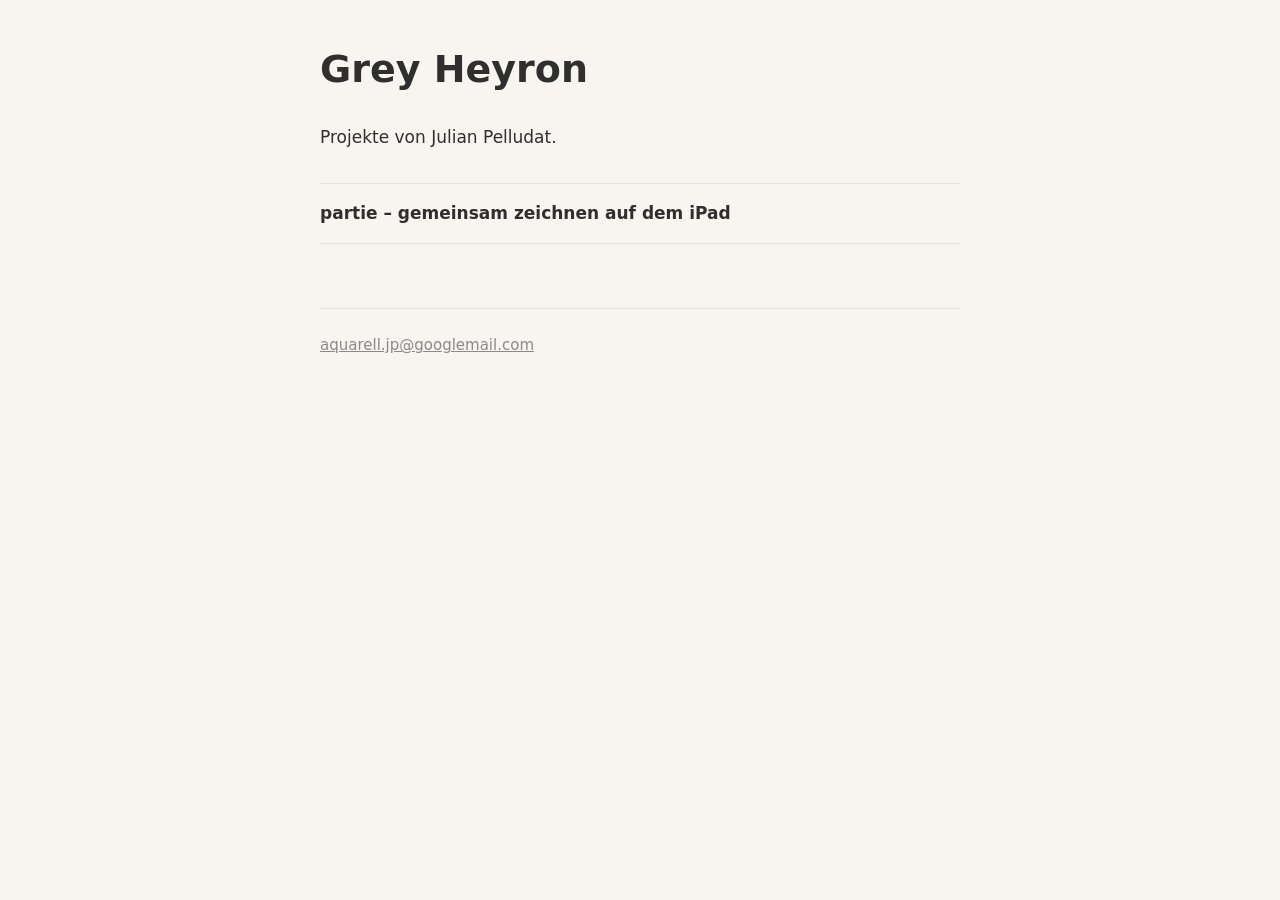
<file: index.html>
<!DOCTYPE html>
<html lang="de">
<head>
<meta charset="utf-8">
<meta name="viewport" content="width=device-width, initial-scale=1">
<title>Grey Heyron</title>
<meta name="description" content="Grey Heyron – Projekte von Julian Pelludat.">
<link rel="stylesheet" href="style.css">
</head>
<body>

<header>
    <h1>Grey Heyron</h1>
</header>

<main>

<p>Projekte von Julian Pelludat.</p>

<ul class="links">
    <li><a href="partie/">partie – gemeinsam zeichnen auf dem iPad</a></li>
</ul>

</main>

<footer>
    <a href="mailto:aquarell.jp@googlemail.com">aquarell.jp@googlemail.com</a>
</footer>

</body>
</html>
</file>
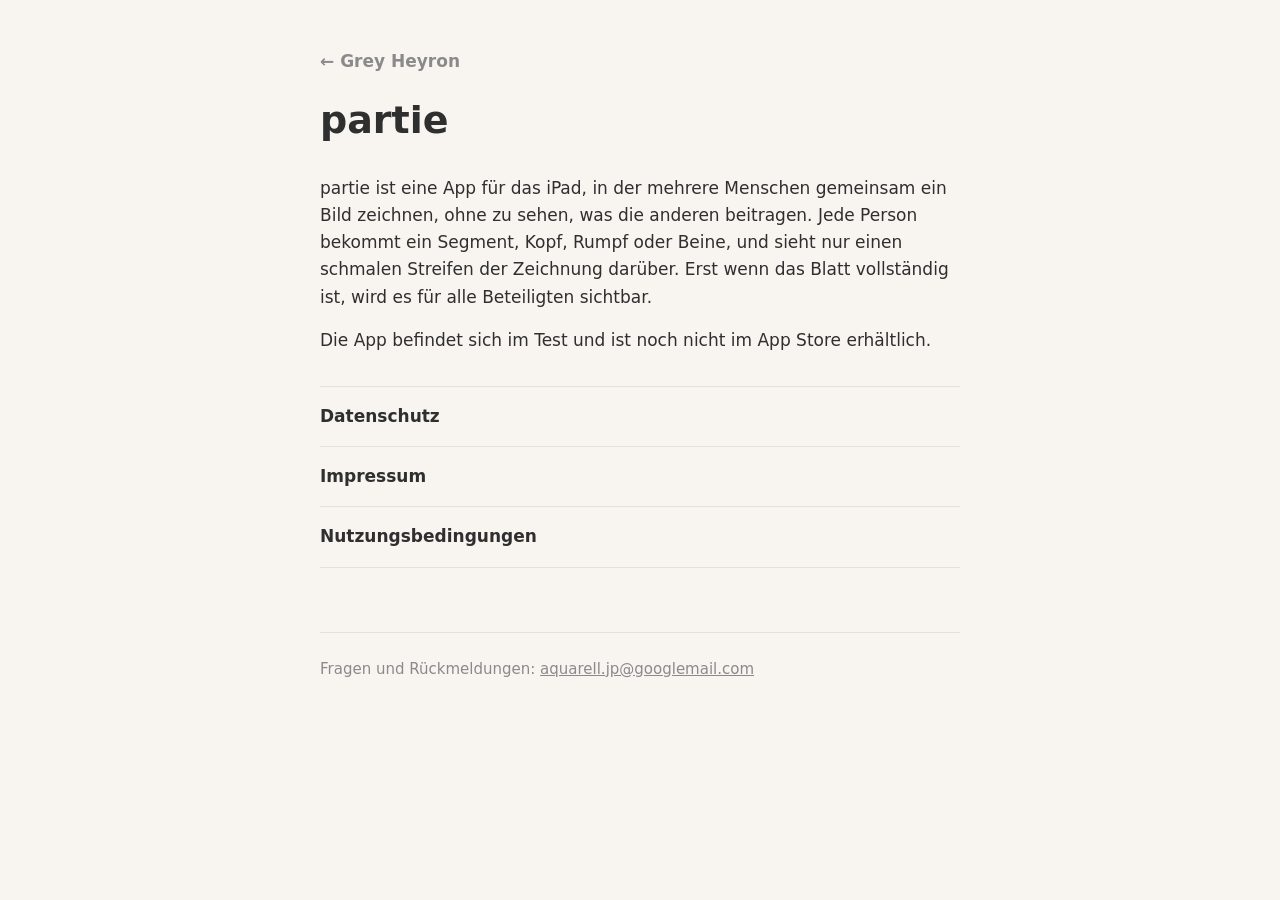
<file: partie/index.html>
<!DOCTYPE html>
<html lang="de">
<head>
<meta charset="utf-8">
<meta name="viewport" content="width=device-width, initial-scale=1">
<title>partie</title>
<meta name="description" content="partie – gemeinsam zeichnen, ohne zu sehen, was die anderen beitragen. Eine App für das iPad.">
<link rel="stylesheet" href="../style.css">
</head>
<body>

<header>
    <a class="zurueck" href="../">← Grey Heyron</a>
    <h1>partie</h1>
</header>

<main>

<p>partie ist eine App für das iPad, in der mehrere Menschen gemeinsam ein Bild zeichnen, ohne zu sehen, was die anderen beitragen. Jede Person bekommt ein Segment, Kopf, Rumpf oder Beine, und sieht nur einen schmalen Streifen der Zeichnung darüber. Erst wenn das Blatt vollständig ist, wird es für alle Beteiligten sichtbar.</p>

<p>Die App befindet sich im Test und ist noch nicht im App Store erhältlich.</p>

<ul class="links">
    <li><a href="datenschutz/">Datenschutz</a></li>
    <li><a href="impressum/">Impressum</a></li>
    <li><a href="nutzungsbedingungen/">Nutzungsbedingungen</a></li>
</ul>

</main>

<footer>
    Fragen und Rückmeldungen: <a href="mailto:aquarell.jp@googlemail.com">aquarell.jp@googlemail.com</a>
</footer>

</body>
</html>
</file>
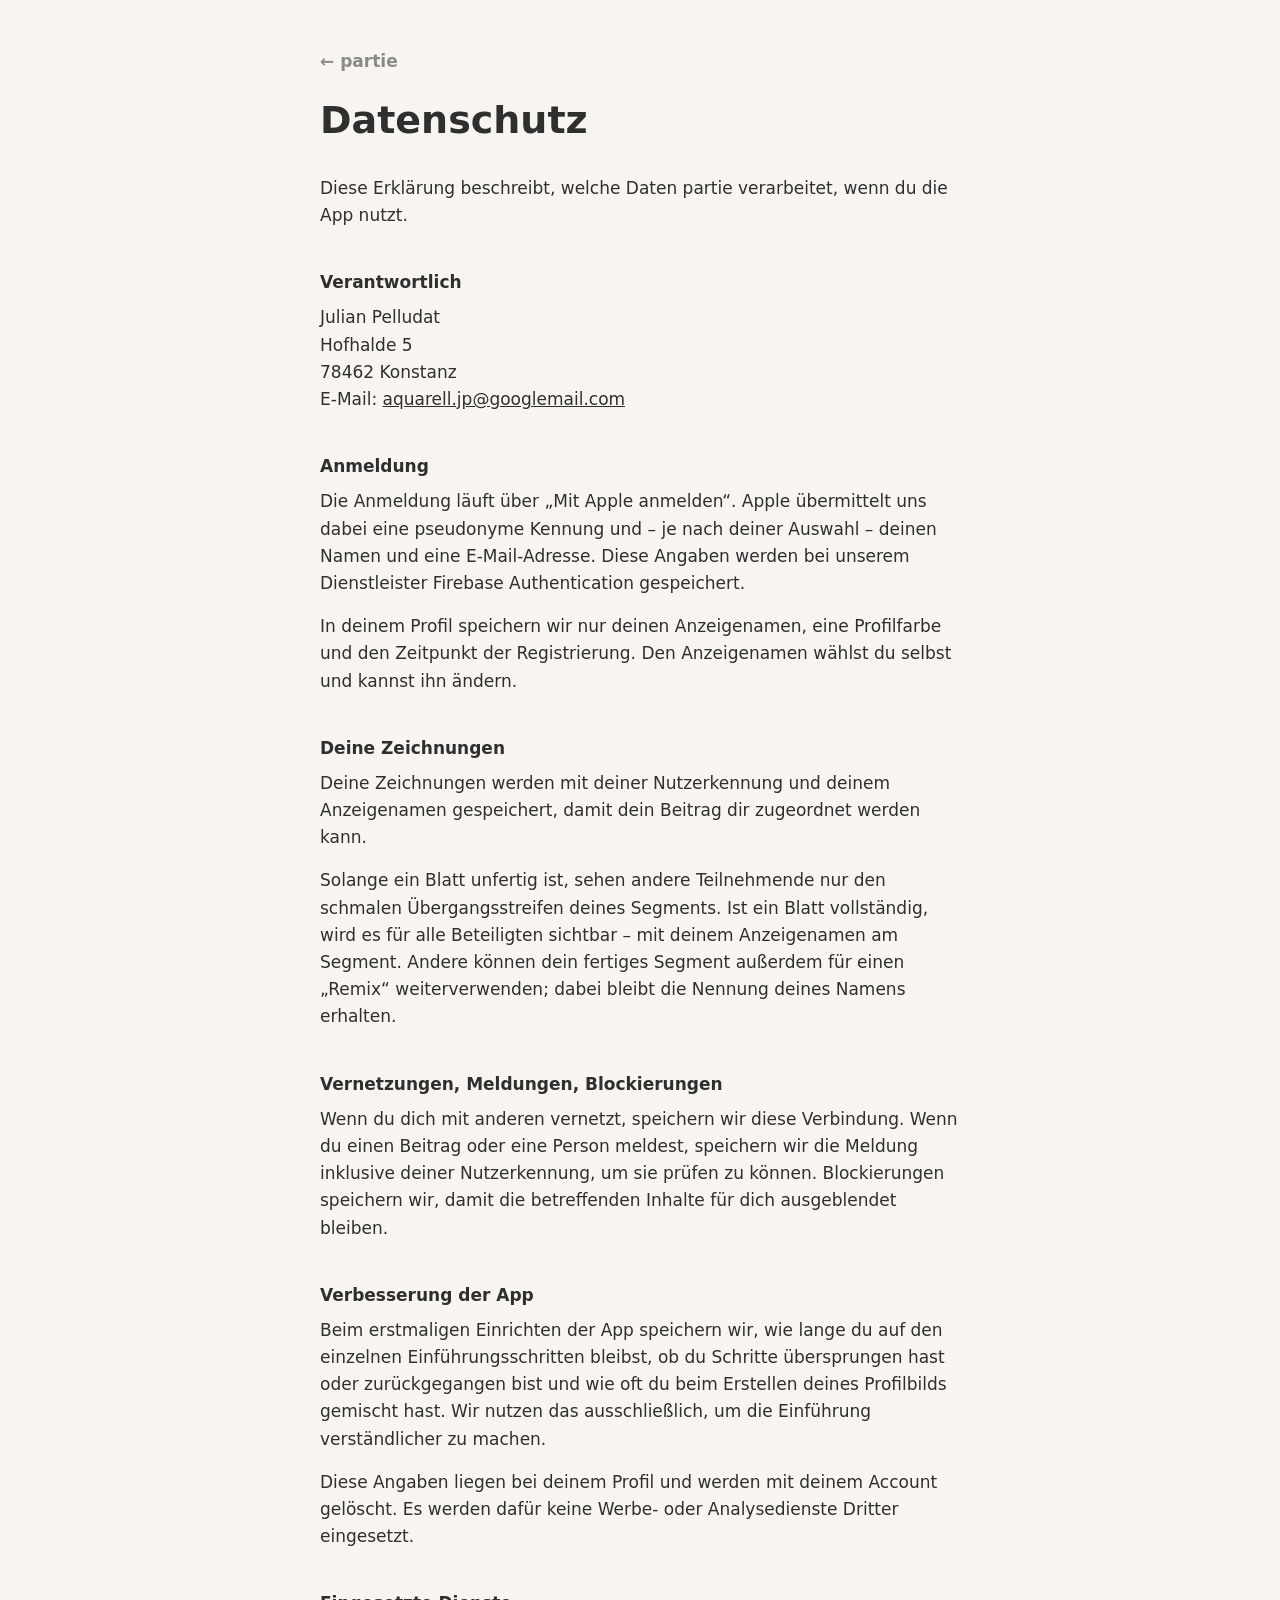
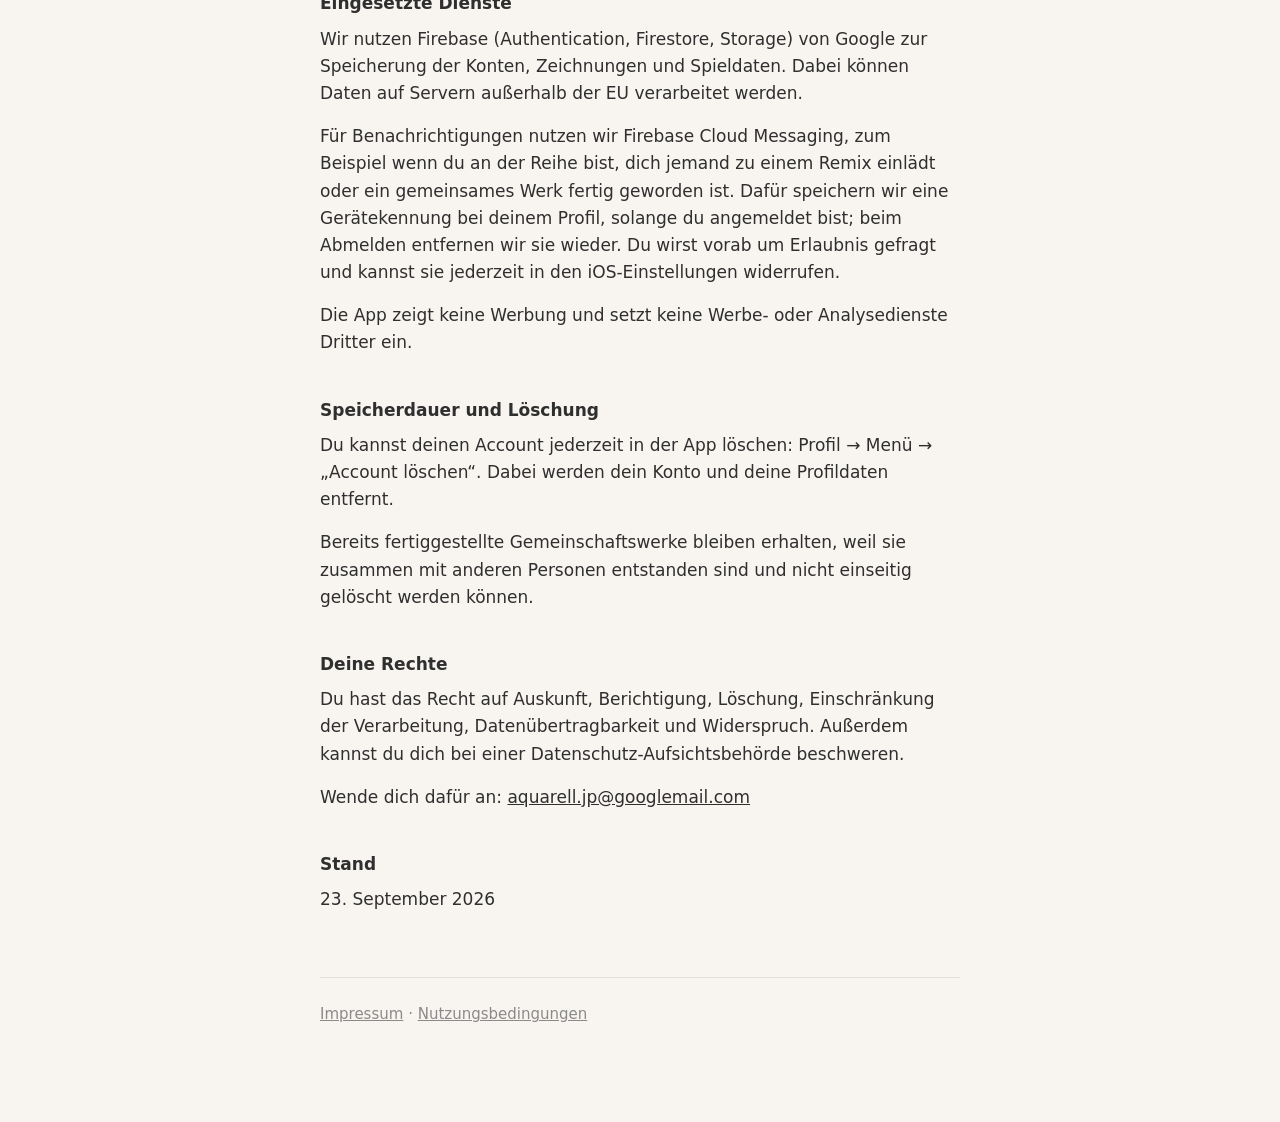
<file: partie/datenschutz/index.html>
<!DOCTYPE html>
<html lang="de">
<head>
<meta charset="utf-8">
<meta name="viewport" content="width=device-width, initial-scale=1">
<title>Datenschutz – partie</title>
<meta name="description" content="Datenschutzerklärung der App partie.">
<link rel="stylesheet" href="../../style.css">
</head>
<body>

<header>
    <a class="zurueck" href="../">← partie</a>
    <h1>Datenschutz</h1>
</header>

<main>

<p>Diese Erklärung beschreibt, welche Daten partie verarbeitet, wenn du die App nutzt.</p>

<h2>Verantwortlich</h2>
<p class="adresse">Julian Pelludat
Hofhalde 5
78462 Konstanz
E-Mail: <a href="mailto:aquarell.jp@googlemail.com">aquarell.jp@googlemail.com</a></p>

<h2>Anmeldung</h2>
<p>Die Anmeldung läuft über „Mit Apple anmelden“. Apple übermittelt uns dabei eine pseudonyme Kennung und – je nach deiner Auswahl – deinen Namen und eine E-Mail-Adresse. Diese Angaben werden bei unserem Dienstleister Firebase Authentication gespeichert.</p>
<p>In deinem Profil speichern wir nur deinen Anzeigenamen, eine Profilfarbe und den Zeitpunkt der Registrierung. Den Anzeigenamen wählst du selbst und kannst ihn ändern.</p>

<h2>Deine Zeichnungen</h2>
<p>Deine Zeichnungen werden mit deiner Nutzerkennung und deinem Anzeigenamen gespeichert, damit dein Beitrag dir zugeordnet werden kann.</p>
<p>Solange ein Blatt unfertig ist, sehen andere Teilnehmende nur den schmalen Übergangsstreifen deines Segments. Ist ein Blatt vollständig, wird es für alle Beteiligten sichtbar – mit deinem Anzeigenamen am Segment. Andere können dein fertiges Segment außerdem für einen „Remix“ weiterverwenden; dabei bleibt die Nennung deines Namens erhalten.</p>

<h2>Vernetzungen, Meldungen, Blockierungen</h2>
<p>Wenn du dich mit anderen vernetzt, speichern wir diese Verbindung. Wenn du einen Beitrag oder eine Person meldest, speichern wir die Meldung inklusive deiner Nutzerkennung, um sie prüfen zu können. Blockierungen speichern wir, damit die betreffenden Inhalte für dich ausgeblendet bleiben.</p>

<h2>Verbesserung der App</h2>
<p>Beim erstmaligen Einrichten der App speichern wir, wie lange du auf den einzelnen Einführungsschritten bleibst, ob du Schritte übersprungen hast oder zurückgegangen bist und wie oft du beim Erstellen deines Profilbilds gemischt hast. Wir nutzen das ausschließlich, um die Einführung verständlicher zu machen.</p>
<p>Diese Angaben liegen bei deinem Profil und werden mit deinem Account gelöscht. Es werden dafür keine Werbe- oder Analysedienste Dritter eingesetzt.</p>

<h2>Eingesetzte Dienste</h2>
<p>Wir nutzen Firebase (Authentication, Firestore, Storage) von Google zur Speicherung der Konten, Zeichnungen und Spieldaten. Dabei können Daten auf Servern außerhalb der EU verarbeitet werden.</p>
<p>Für Benachrichtigungen nutzen wir Firebase Cloud Messaging, zum Beispiel wenn du an der Reihe bist, dich jemand zu einem Remix einlädt oder ein gemeinsames Werk fertig geworden ist. Dafür speichern wir eine Gerätekennung bei deinem Profil, solange du angemeldet bist; beim Abmelden entfernen wir sie wieder. Du wirst vorab um Erlaubnis gefragt und kannst sie jederzeit in den iOS-Einstellungen widerrufen.</p>
<p>Die App zeigt keine Werbung und setzt keine Werbe- oder Analysedienste Dritter ein.</p>

<h2>Speicherdauer und Löschung</h2>
<p>Du kannst deinen Account jederzeit in der App löschen: Profil → Menü → „Account löschen“. Dabei werden dein Konto und deine Profildaten entfernt.</p>
<p>Bereits fertiggestellte Gemeinschaftswerke bleiben erhalten, weil sie zusammen mit anderen Personen entstanden sind und nicht einseitig gelöscht werden können.</p>

<h2>Deine Rechte</h2>
<p>Du hast das Recht auf Auskunft, Berichtigung, Löschung, Einschränkung der Verarbeitung, Datenübertragbarkeit und Widerspruch. Außerdem kannst du dich bei einer Datenschutz-Aufsichtsbehörde beschweren.</p>
<p>Wende dich dafür an: <a href="mailto:aquarell.jp@googlemail.com">aquarell.jp@googlemail.com</a></p>

<h2>Stand</h2>
<p>23. September 2026</p>

</main>

<footer>
    <a href="../impressum/">Impressum</a> ·
    <a href="../nutzungsbedingungen/">Nutzungsbedingungen</a>
</footer>

</body>
</html>
</file>
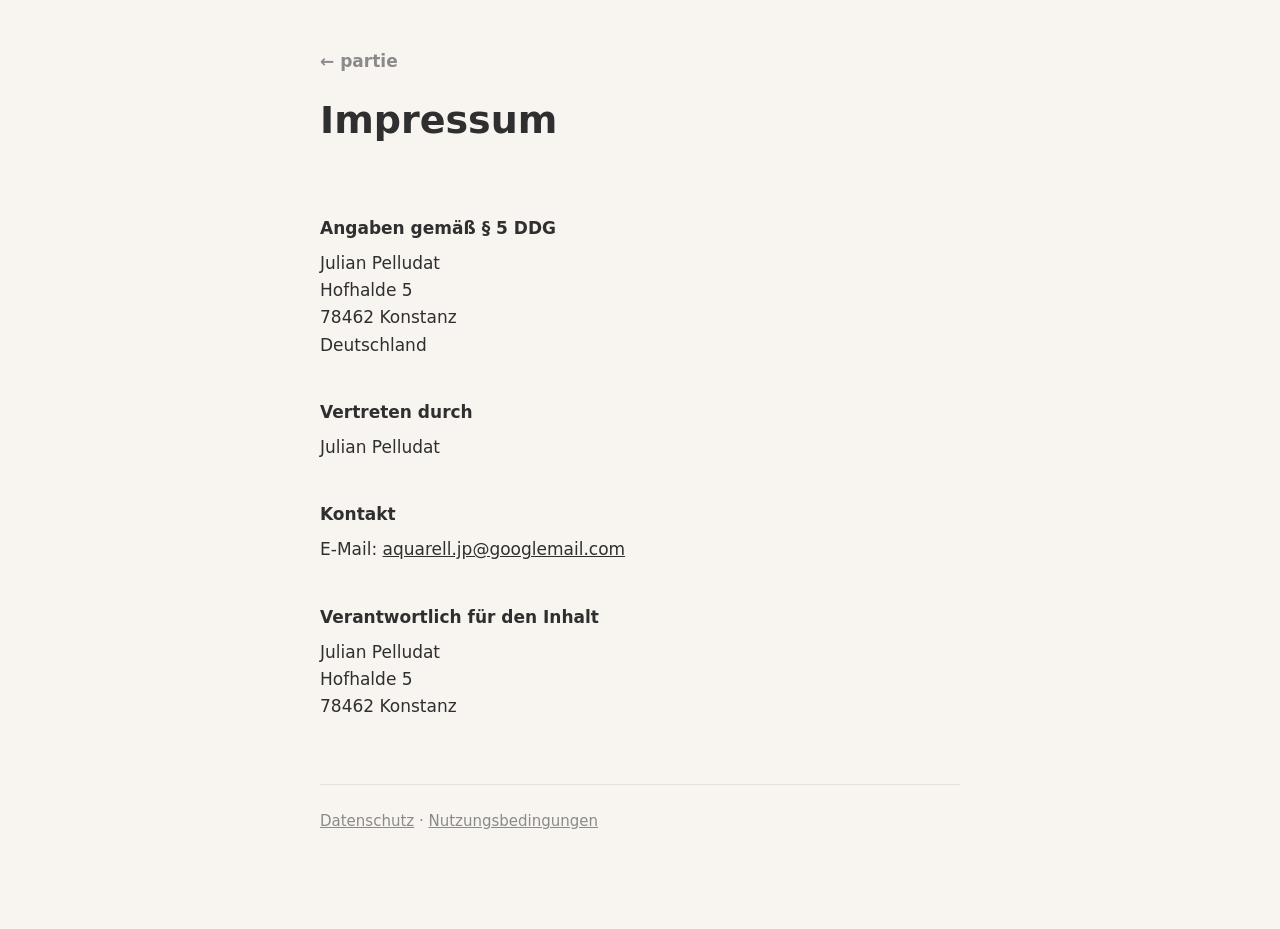
<file: partie/impressum/index.html>
<!DOCTYPE html>
<html lang="de">
<head>
<meta charset="utf-8">
<meta name="viewport" content="width=device-width, initial-scale=1">
<title>Impressum – partie</title>
<meta name="description" content="Impressum nach § 5 DDG für die App partie.">
<link rel="stylesheet" href="../../style.css">
</head>
<body>

<header>
    <a class="zurueck" href="../">← partie</a>
    <h1>Impressum</h1>
</header>

<main>

<h2>Angaben gemäß § 5 DDG</h2>
<p class="adresse">Julian Pelludat
Hofhalde 5
78462 Konstanz
Deutschland</p>

<h2>Vertreten durch</h2>
<p>Julian Pelludat</p>

<h2>Kontakt</h2>
<p>E-Mail: <a href="mailto:aquarell.jp@googlemail.com">aquarell.jp@googlemail.com</a></p>

<h2>Verantwortlich für den Inhalt</h2>
<p class="adresse">Julian Pelludat
Hofhalde 5
78462 Konstanz</p>

</main>

<footer>
    <a href="../datenschutz/">Datenschutz</a> ·
    <a href="../nutzungsbedingungen/">Nutzungsbedingungen</a>
</footer>

</body>
</html>
</file>
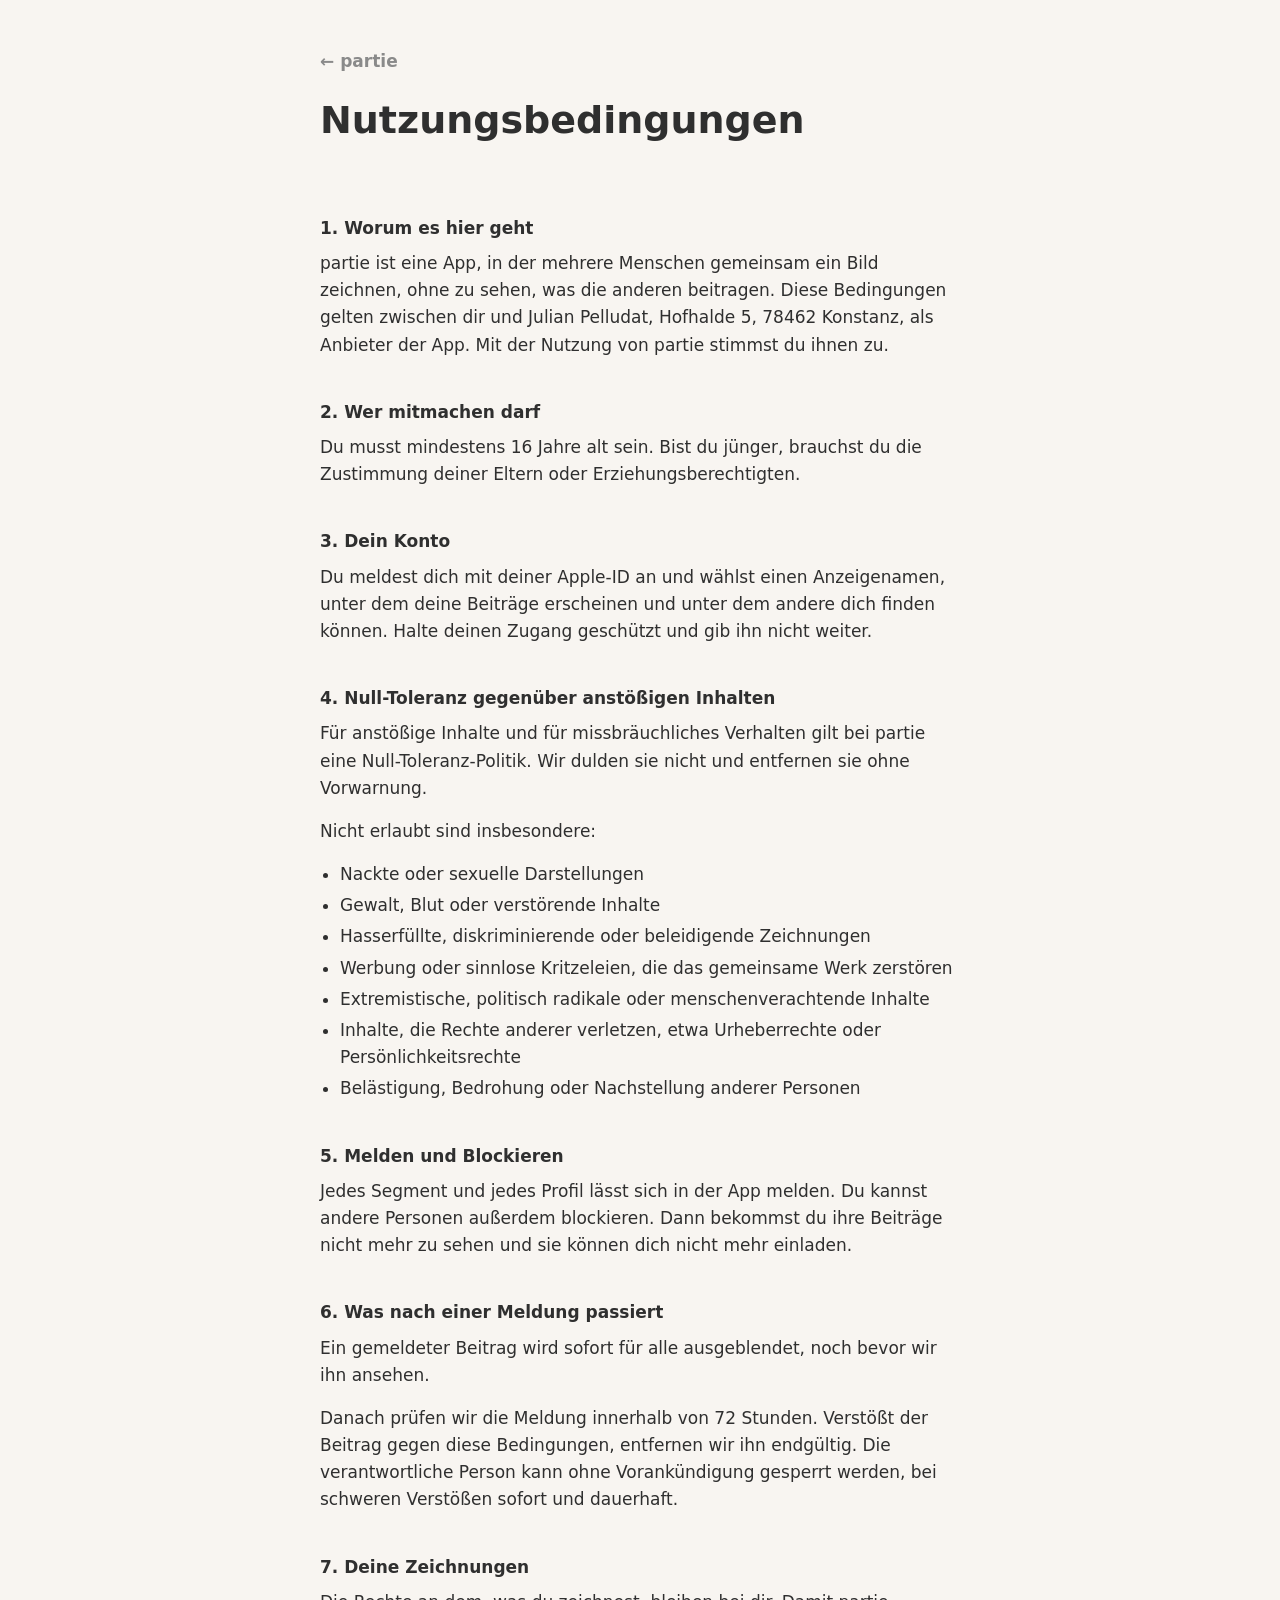
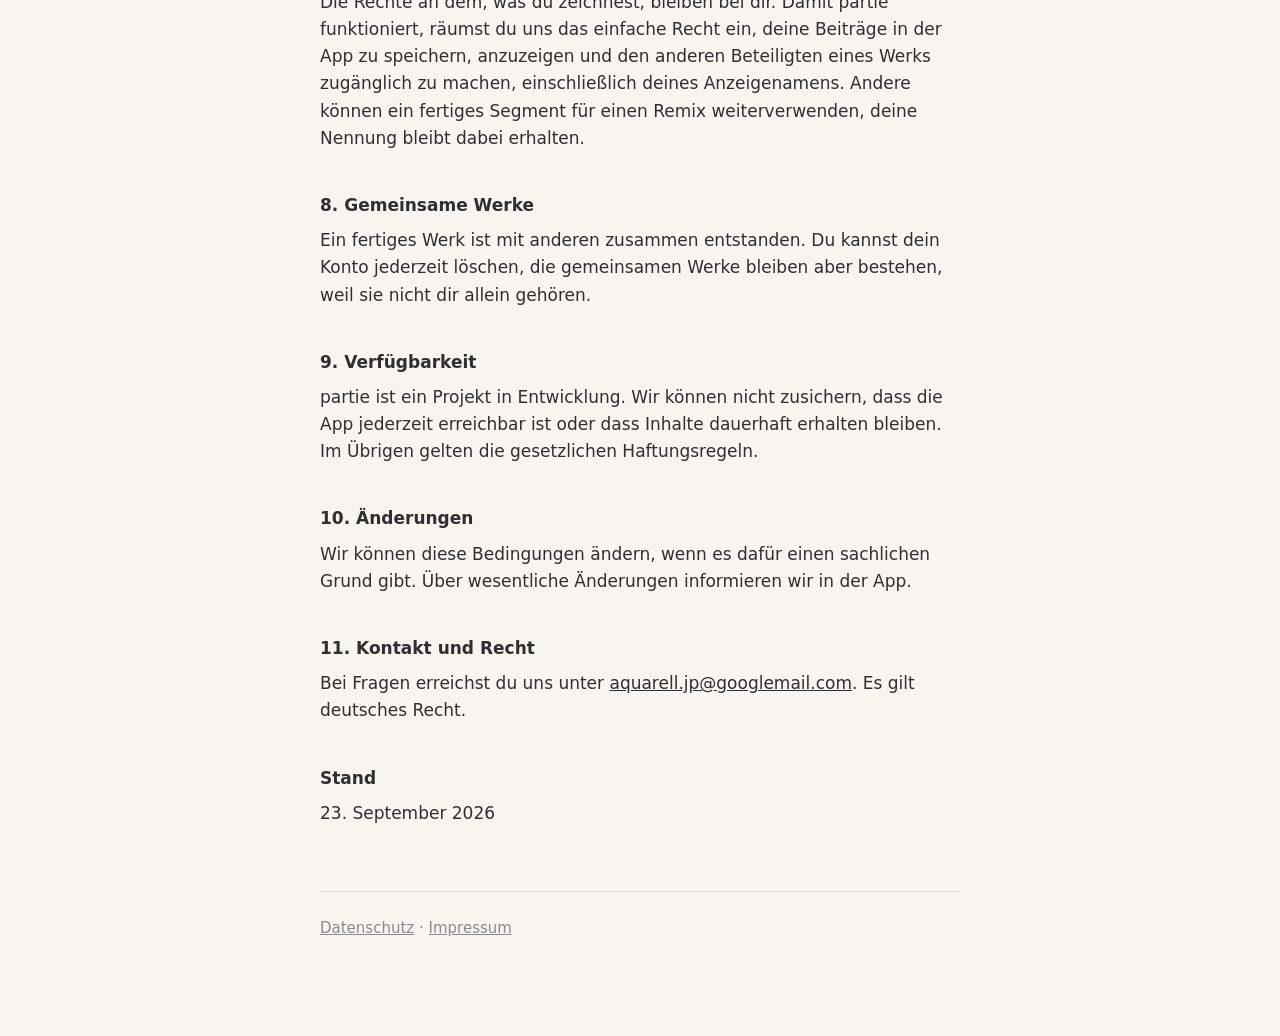
<file: partie/nutzungsbedingungen/index.html>
<!DOCTYPE html>
<html lang="de">
<head>
<meta charset="utf-8">
<meta name="viewport" content="width=device-width, initial-scale=1">
<title>Nutzungsbedingungen – partie</title>
<meta name="description" content="Nutzungsbedingungen der App partie, einschließlich der Null-Toleranz-Politik gegenüber anstößigen Inhalten.">
<link rel="stylesheet" href="../../style.css">
</head>
<body>

<header>
    <a class="zurueck" href="../">← partie</a>
    <h1>Nutzungs&shy;bedingungen</h1>
</header>

<main>

<h2>1. Worum es hier geht</h2>
<p>partie ist eine App, in der mehrere Menschen gemeinsam ein Bild zeichnen, ohne zu sehen, was die anderen beitragen. Diese Bedingungen gelten zwischen dir und Julian Pelludat, Hofhalde 5, 78462 Konstanz, als Anbieter der App. Mit der Nutzung von partie stimmst du ihnen zu.</p>

<h2>2. Wer mitmachen darf</h2>
<p>Du musst mindestens 16 Jahre alt sein. Bist du jünger, brauchst du die Zustimmung deiner Eltern oder Erziehungsberechtigten.</p>

<h2>3. Dein Konto</h2>
<p>Du meldest dich mit deiner Apple-ID an und wählst einen Anzeigenamen, unter dem deine Beiträge erscheinen und unter dem andere dich finden können. Halte deinen Zugang geschützt und gib ihn nicht weiter.</p>

<h2>4. Null-Toleranz gegenüber anstößigen Inhalten</h2>
<p>Für anstößige Inhalte und für missbräuchliches Verhalten gilt bei partie eine Null-Toleranz-Politik. Wir dulden sie nicht und entfernen sie ohne Vorwarnung.</p>
<p>Nicht erlaubt sind insbesondere:</p>
<ul>
    <li>Nackte oder sexuelle Darstellungen</li>
    <li>Gewalt, Blut oder verstörende Inhalte</li>
    <li>Hasserfüllte, diskriminierende oder beleidigende Zeichnungen</li>
    <li>Werbung oder sinnlose Kritzeleien, die das gemeinsame Werk zerstören</li>
    <li>Extremistische, politisch radikale oder menschenverachtende Inhalte</li>
    <li>Inhalte, die Rechte anderer verletzen, etwa Urheberrechte oder Persönlichkeitsrechte</li>
    <li>Belästigung, Bedrohung oder Nachstellung anderer Personen</li>
</ul>

<h2>5. Melden und Blockieren</h2>
<p>Jedes Segment und jedes Profil lässt sich in der App melden. Du kannst andere Personen außerdem blockieren. Dann bekommst du ihre Beiträge nicht mehr zu sehen und sie können dich nicht mehr einladen.</p>

<h2>6. Was nach einer Meldung passiert</h2>
<p>Ein gemeldeter Beitrag wird sofort für alle ausgeblendet, noch bevor wir ihn ansehen.</p>
<p>Danach prüfen wir die Meldung innerhalb von 72 Stunden. Verstößt der Beitrag gegen diese Bedingungen, entfernen wir ihn endgültig. Die verantwortliche Person kann ohne Vorankündigung gesperrt werden, bei schweren Verstößen sofort und dauerhaft.</p>

<h2>7. Deine Zeichnungen</h2>
<p>Die Rechte an dem, was du zeichnest, bleiben bei dir. Damit partie funktioniert, räumst du uns das einfache Recht ein, deine Beiträge in der App zu speichern, anzuzeigen und den anderen Beteiligten eines Werks zugänglich zu machen, einschließlich deines Anzeigenamens. Andere können ein fertiges Segment für einen Remix weiterverwenden, deine Nennung bleibt dabei erhalten.</p>

<h2>8. Gemeinsame Werke</h2>
<p>Ein fertiges Werk ist mit anderen zusammen entstanden. Du kannst dein Konto jederzeit löschen, die gemeinsamen Werke bleiben aber bestehen, weil sie nicht dir allein gehören.</p>

<h2>9. Verfügbarkeit</h2>
<p>partie ist ein Projekt in Entwicklung. Wir können nicht zusichern, dass die App jederzeit erreichbar ist oder dass Inhalte dauerhaft erhalten bleiben. Im Übrigen gelten die gesetzlichen Haftungsregeln.</p>

<h2>10. Änderungen</h2>
<p>Wir können diese Bedingungen ändern, wenn es dafür einen sachlichen Grund gibt. Über wesentliche Änderungen informieren wir in der App.</p>

<h2>11. Kontakt und Recht</h2>
<p>Bei Fragen erreichst du uns unter <a href="mailto:aquarell.jp@googlemail.com">aquarell.jp@googlemail.com</a>. Es gilt deutsches Recht.</p>

<h2>Stand</h2>
<p>23. September 2026</p>

</main>

<footer>
    <a href="../datenschutz/">Datenschutz</a> ·
    <a href="../impressum/">Impressum</a>
</footer>

</body>
</html>
</file>
<file: style.css>
/* Grey Heyron – gemeinsame Gestaltung aller Seiten.
   Farben und Typografie wie in der partie-App: Creme #f8f5f1,
   Text #2f2f2f, abgerundete Systemschrift. */

:root {
    --creme: #f8f5f1;
    --text: #2f2f2f;
    --leise: #8a8a8a;
    --linie: #e5e0d9;
}

* { box-sizing: border-box; }

html {
    -webkit-text-size-adjust: 100%;
}

body {
    margin: 0;
    padding: 0 24px 96px;
    background: var(--creme);
    color: var(--text);
    font-family: ui-rounded, "SF Pro Rounded", -apple-system, BlinkMacSystemFont,
                 "Segoe UI", Roboto, system-ui, sans-serif;
    font-size: 17px;
    line-height: 1.6;
}

main {
    max-width: 640px;
    margin: 0 auto;
}

header {
    max-width: 640px;
    margin: 0 auto;
    padding: 48px 0 32px;
}

/* Rücksprung zur Projektseite, klein und zurückhaltend */
.zurueck {
    display: inline-block;
    margin-bottom: 24px;
    color: var(--leise);
    text-decoration: none;
    font-weight: 600;
}
.zurueck:hover { color: var(--text); }

h1 {
    font-size: 38px;
    font-weight: 600;
    line-height: 1.15;
    margin: 0;
}

h2 {
    font-size: 17px;
    font-weight: 600;
    margin: 40px 0 8px;
}

p { margin: 0 0 16px; }

ul {
    margin: 0 0 16px;
    padding-left: 20px;
}
li { margin-bottom: 4px; }

a { color: var(--text); }

/* Adressblöcke: Zeilenumbrüche stehen so im Text */
.adresse {
    white-space: pre-line;
    margin: 0 0 16px;
}

/* Verweisliste auf der Projektseite */
.links {
    list-style: none;
    padding: 0;
    margin: 32px 0 0;
    border-top: 1px solid var(--linie);
}
.links li {
    margin: 0;
    border-bottom: 1px solid var(--linie);
}
.links a {
    display: block;
    padding: 16px 0;
    text-decoration: none;
    font-weight: 600;
}
.links a:hover { color: var(--leise); }

footer {
    max-width: 640px;
    margin: 64px auto 0;
    padding-top: 24px;
    border-top: 1px solid var(--linie);
    color: var(--leise);
    font-size: 15px;
}
footer a { color: var(--leise); }

@media (max-width: 520px) {
    h1 { font-size: 30px; }
    header { padding: 32px 0 24px; }
}
</file>
